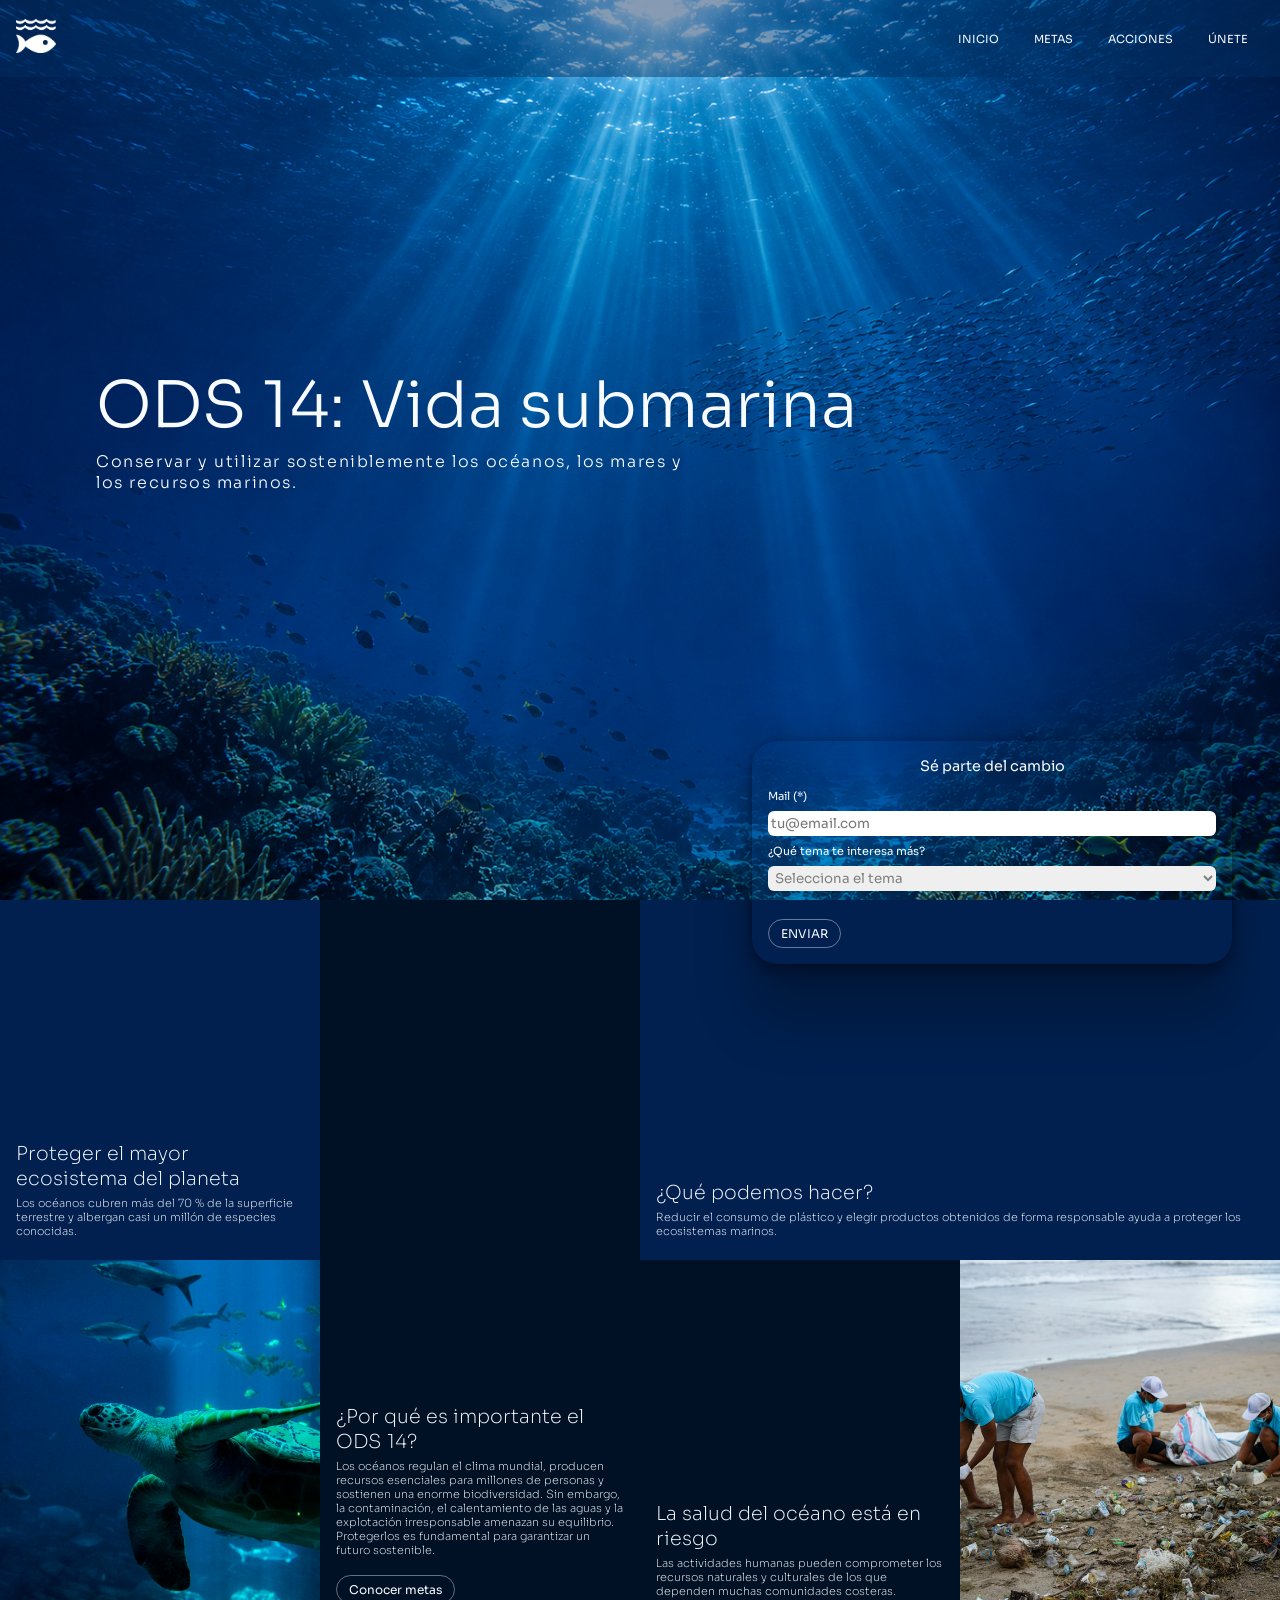
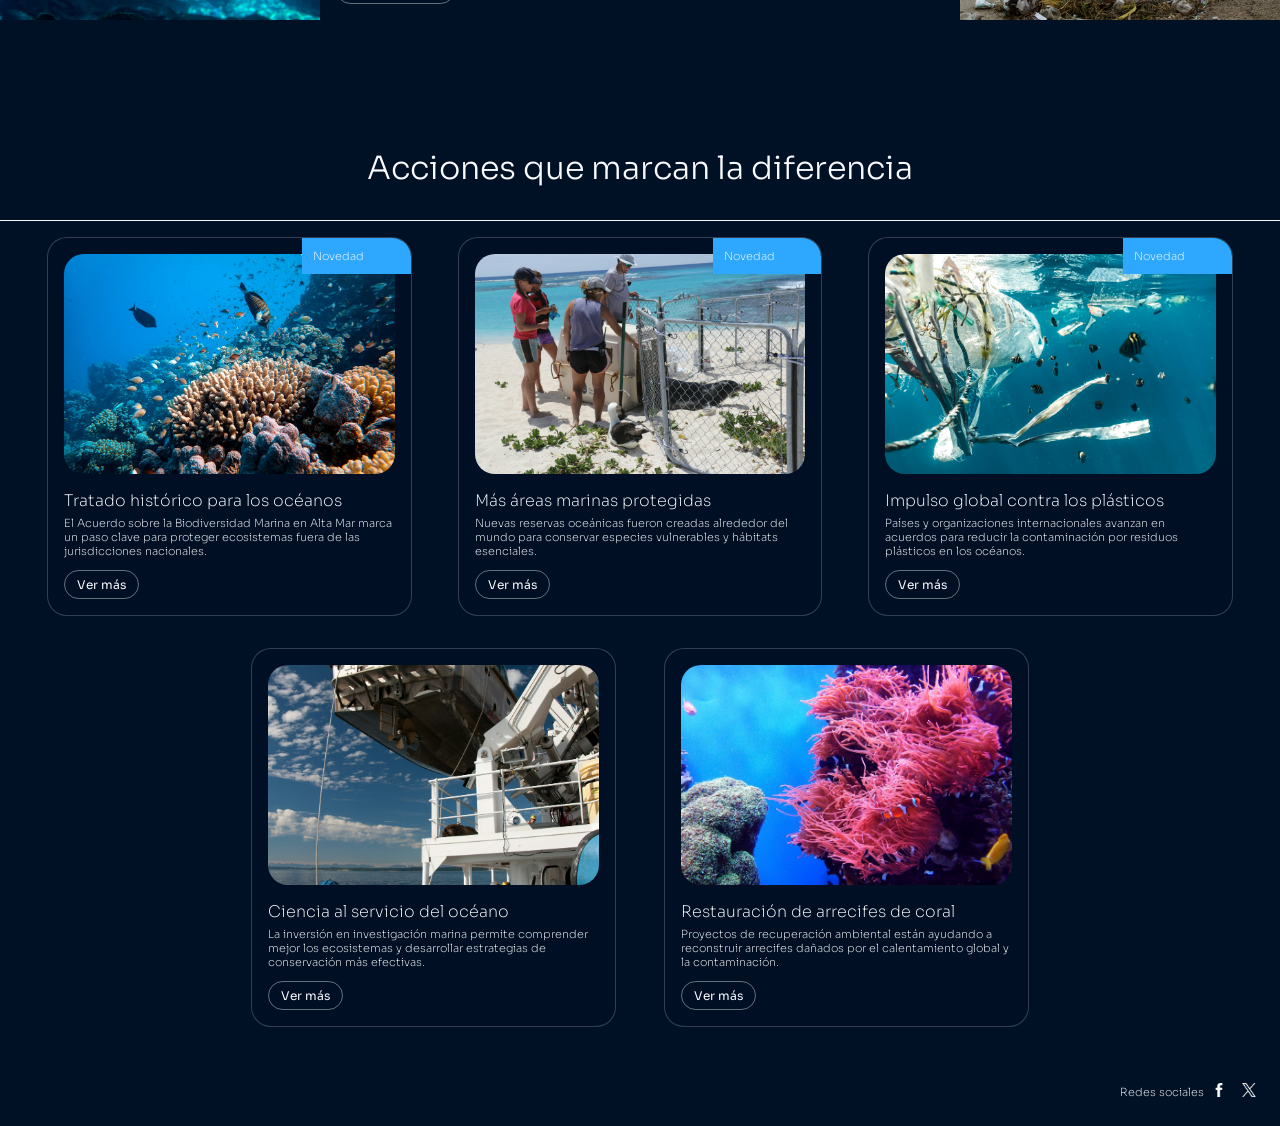
<file: index.html>
<!DOCTYPE html>
<html lang="es">

<head>
    <meta charset="UTF-8">
    <meta name="viewport" content="width=device-width, initial-scale=1.0">
    <title>ODS14 - Conservar y utilizar sosteniblemente los océanos, los mares y los recursos marinos</title>
    <link rel="stylesheet" href="estilos.css">
    <style>
        @import url('https://fonts.googleapis.com/css2?family=Sora:wght@100..800&display=swap');
    </style>
</head>

<body>
    <!-- PRINCIPAL -->
    <section id="hero">
        <header>
            <a id="logo" href="index.html"><img src="img/logo_ods14.png"
                    alt="logo objetivos 14"></a>
            <nav>
                <a href="index.html">Inicio</a>
                <a href="#">Metas</a>
                <a href="#">Acciones</a>
                <a href="#">Únete</a>
            </nav>

            <img id="hamburg" src="img/hamburg.png" alt="menú hamburguesa">
        </header>

        <div id="textos">
            <h1>ODS 14: Vida submarina</h1>
            <h2>Conservar y utilizar sosteniblemente los océanos, los mares y los recursos marinos.</h2>
            <p>El ODS 14 busca proteger los océanos y promover el uso sostenible de los recursos marinos.
                Los mares cubren gran parte del planeta, regulan el clima, absorben carbono y sostienen la vida en la
                Tierra, además de proveer alimentos, energía y recursos esenciales para nuestro futuro.</p>
        </div>

        <!-- FORM -->
        <form action="#">
            <fieldset>
                <legend>Sé parte del cambio</legend>
                <!-- MAIL -->
                <label for="mail" lang="en">Mail (*)</label>
                <input type="email" id="mail" name="mail" placeholder="tu@email.com" required>
                <!-- TEMA -->
                <label for="notificaciones">¿Qué tema te interesa más?</label>
                <select id="notificaciones" name="notificaciones" required>
                    <option value="" disabled selected>Selecciona el tema</option>
                    <option value="Conservación marina">Conservación marina</option>
                    <option value="Reciclaje">Reciclaje</option>
                    <option value="Voluntariado">Voluntariado</option>
                    <option value="Limpieza de playas">Limpieza de playas</option>
                </select>
            </fieldset>
            <button type="submit">ENVIAR</button>
        </form>
    </section>

    <!-- GRID -->
    <section id="grid">

        <article class="tarjetazul">
                <h3>Proteger el mayor ecosistema del planeta</h3>
                <p>Los océanos cubren más del 70 % de la superficie terrestre y albergan casi un millón de especies
                    conocidas.</p>
        </article>
        <article>
            <img src="img/img1.jpg" alt="fotografía de tortuga marina">
        </article>
        <article class="tarjetazul">
            <h3>¿Por qué es importante el ODS 14?</h3>
            <p>
                Los océanos regulan el clima mundial, producen recursos esenciales para millones de personas y sostienen
                una enorme biodiversidad. Sin embargo, la contaminación, el calentamiento de las aguas y la explotación
                irresponsable amenazan su equilibrio. Protegerlos es fundamental para garantizar un futuro sostenible.
            </p>
            <a href="#">Conocer metas</a>
        </article>
        <article class="tarjetazul">
            <h3>¿Qué podemos hacer?</h3>
            <p>Reducir el consumo de plástico y elegir productos obtenidos de forma responsable ayuda a proteger los
                ecosistemas marinos.</p>
        </article>
        <article class="tarjetazul">
            <h3>La salud del océano está en riesgo</h3>
            <p>Las actividades humanas pueden comprometer los recursos naturales y culturales de los que dependen muchas
                comunidades costeras.</p>
        </article>
        <article>
            <img src="img/img2.jpg" alt="fotografía de voluntariado en las playas">
        </article>
    </section>

    <!-- NOTICIAS -->
    <section id="acciones">

        <h2>Acciones que marcan la diferencia</h2>

        <div id="accionesgrid">

        <article>
            <img src="img/img3.jpg" alt="fotografía de la vida oceánica">
            <h3>Tratado histórico para los océanos</h3>
            <p>El Acuerdo sobre la Biodiversidad Marina en Alta Mar marca un paso clave para proteger ecosistemas fuera
                de las jurisdicciones nacionales.</p>
            <a href="#">Ver más</a>
           <p class="pposition">Novedad</p>
        </article>

        <article>
            <img src="img/img4.jpg" alt="fotografía de reserva marina">
            <h3>Más áreas marinas protegidas</h3>
            <p>Nuevas reservas oceánicas fueron creadas alrededor del mundo para conservar especies vulnerables y
                hábitats esenciales.</p>
            <a href="#">Ver más</a>
             <p class="pposition">Novedad</p>
        </article>

        <article>
            <img src="img/img5.jpg" alt="fotografía de plásticos en el mar">
            <h3>Impulso global contra los plásticos</h3>
            <p>Países y organizaciones internacionales avanzan en acuerdos para reducir la contaminación por residuos
                plásticos en los océanos.</p>
            <a href="#">Ver más</a>
             <p class="pposition">Novedad</p>
        </article>

        <article>
            <img src="img/img6.jpg" alt="fotografia de buque cientifico en el océano">
            <h3>Ciencia al servicio del océano</h3>
            <p>La inversión en investigación marina permite comprender mejor los ecosistemas y desarrollar estrategias
                de conservación más efectivas.</p>
            <a href="#">Ver más</a>
        </article>

        <article>
            <img src="img/img7.jpg" alt="arrecifes de coral">
            <h3>Restauración de arrecifes de coral</h3>
            <p>Proyectos de recuperación ambiental están ayudando a reconstruir arrecifes dañados por el calentamiento
                global y la contaminación.</p>
            <a href="#">Ver más</a>
        </article>

        </div>

    </section>

<!-- FOOTER -->

<footer>
    <p>Redes sociales</p>
    <a href="https://www.facebook.com/globalgoalsUN/"><img src="img/fb.png" alt="logo facebook"></a>
    <a href="https://x.com/globalgoalsun"><img src="img/tw.png" alt="logo twitter"></a>
</footer>


</body>

</html>
</file>
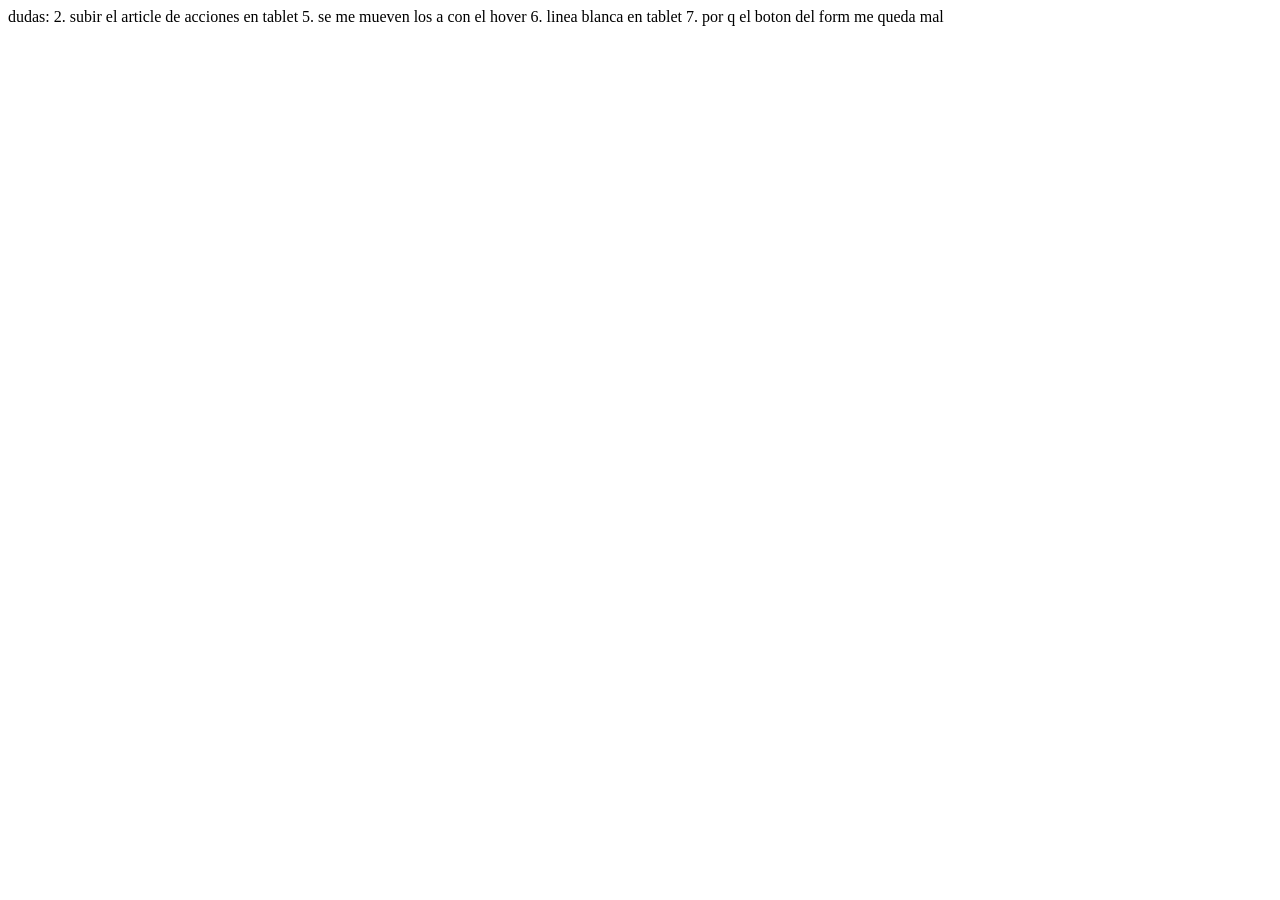
<file: creditos.html>
<!DOCTYPE html>
<html lang="en">

<head>
    <meta charset="UTF-8">
    <meta name="viewport" content="width=device-width, initial-scale=1.0">
    <title>Document</title>
</head>

<body>
dudas: 

2. subir el article de acciones en tablet
5. se me mueven los a con el hover
6. linea blanca en tablet 
7. por q el boton del form me queda mal









</body>

</html>
</file>
<file: estilos.css>
* {
    margin: 0;
    padding: 0;
    box-sizing: border-box;
    text-decoration: none;
    font-family: "Sora", sans-serif;
}

html {
    scroll-behavior: smooth;
}

:root {
    --azulcta: #2EA8FF;
    --blanco: #F8FBFF;
    --azulfondo: #01204F;
    --azuloscuro: #001025;
}

#hero {
    background-image: url(img/background.png);
    background-size: cover;
    background-position: center;
    text-align: center;
    height: 100vh;
}

header {
    display: flex;
    justify-content: space-between;
    padding: 1em;
    align-items: center;
    background-color: #012e6078;
    /*azul de fondo con transparencia*/
}

body {
    background-color: var(--azuloscuro);
}


nav a {
    display: none;
}

#hamburg {
    max-width: 20px;
}

/*HERO*/

header img {
    max-width: 40px;
}

#hero nav a {
    color: var(--blanco);
    text-transform: uppercase;
    font-size: 0.5em;
    margin: 0.8em;
}

header nav a:hover {
    border: 1px solid var(--blanco);
    border-radius: 2em;
}

#textos {
    color: var(--blanco);
    text-align: center;
    padding: 2em 1em;
    margin-top: 5em;
}

#textos h1 {
    font-size: 2em;
    font-weight: 300;
}

#textos h2 {
    font-weight: 200;
    font-size: 1em;
    letter-spacing: 0.1em;
    margin-top: 0.3em;
}

#textos p {
    display: none;
}

/*FORM*/

form {
    display: flex;
    flex-wrap: wrap;
    align-items: center;
    padding: 1em;
    margin: 1em auto;
    gap: 1em;
    width: 70%;
    color: var(--blanco);
    border-radius: 25px;
    box-shadow: rgba(0, 0, 0, 0.25) 0px 54px 55px, rgba(0, 0, 0, 0.12) 0px -12px 30px,
        rgba(0, 0, 0, 0.12) 0px 4px 6px, rgba(0, 0, 0, 0.17) 0px 12px 13px, rgba(0, 0, 0, 0.09) 0px -3px 5px;
    /*la sombra del form la saqué de una web*/

}

fieldset {
    border: none;
    display: flex;
    flex-wrap: wrap;
    gap: 0.5em;
    width: 100%;
}

legend {
    font-size: 0.9em;
    margin-bottom: 1em;
}

label {
    font-size: 0.7em;
    text-align: left;
}

input,
select {
    width: 100%;
    height: 25px;
    border-radius: 6px;
    border: none;
    padding: 0.2em;
    color: grey;
}


form button, #grid a, #acciones a {
    display: inline-block;
    padding: 0.5em 1em;
    margin-top: 1em;
    border: 1px solid rgba(255, 255, 255, 0.4);
    /*blanco con transparencia*/
    border-radius: 20px;
    color: var(--blanco);
    font-size: 0.75em;
    background: none;
}


/*GRID*/

.tarjetazul {
    background-color: var(--azulfondo);
    color: var(--blanco);
    width: 100%;
    padding: 1em;
    height: 40vh;
    align-content: end;
}

.tarjetazul h3 {
    font-size: 1.2em;
    font-weight: 200;
}

.tarjetazul p {
    font-size: 0.7em;
    padding: 0.5em 0;
    font-weight: 300;
}

#grid img {
    background-size: cover;
    width: 100%;
    height: 40vh;
    display: block;
    object-fit: cover;
}

#grid article:nth-of-type(3) {
    background-color: var(--azuloscuro);
}


#grid article:nth-of-type(4) {
    display: none;
}

/*ACCIONES*/

#acciones {
    color: var(--blanco);
    padding-bottom: 2em;
    max-width: 1400px;
    margin: auto;
}

#acciones article {
    padding: 1em;
    margin: 1em auto;
    border: 1px solid rgba(255, 255, 255, 0.2);
    /* blanco transparente */
    border-radius: 20px;
    width: 90%;
    background-color: #00102563;
    /*azul de fondo con transparencia*/
}

#acciones img {
    width: 100%;
    object-fit: cover;
    border-radius: 20px;
    display: block;
    margin-bottom: 1em;
    height: 250px;
}

#acciones h2 {
    margin-top: 3em;
    text-align: center;
    padding: 1em;
    font-size: 1.5em;
    font-weight: 300;
    border-bottom: 1px solid var(--blanco)
}

#acciones h3 {
    font-size: 1em;
    font-weight: 200;
    margin-bottom: 0.3em;
}

.pposition {
    display: none;
}

#acciones p, footer p, #grid p {
    font-size: 0.7em;
    font-weight: 200;
}


#acciones article:nth-of-type(4) img,
#acciones article:nth-of-type(5) img {
    display: none;
}




/*FOOTER*/

footer {
    padding: 1em;
    background-color: var(--azuloscuro);
    display: flex;
    justify-content: flex-end;
    align-items: center;
    color: var(--blanco);
}

footer img {
    max-width: 30px;
    padding: 0.5em;
}


/* TABLET */
@media all and (min-width:768px) {

    #hamburg {
        display: none;
    }

    #hero nav a {
        display: inline-block;
        font-size: 0.7em;
    }

    #textos {
        text-align: left;
        margin-left: 1em;
        margin-top: 7em;
    }

    #textos h1 {
        font-size: 3em;
    }

    #textos h2 {
        max-width: 60%;
        font-weight: 300;
    }

    form {
        width: 40%;
        margin-left: 1em;
    }

    #grid {
        display: grid;
        grid-template-columns: 1fr 1fr;
    }


    #grid article:nth-of-type(3) {
        grid-column: 2;
        grid-row: 1 / span 2;
        height: 100%;
    }

    #grid article:nth-of-type(4) {
        display: block;
        grid-column: span 2;
    }

    #grid article:nth-of-type(5) {
        background-color: var(--azuloscuro);
        height: 100%;
    }

    #acciones h2 {
        text-align: center;
        width: 100%;
        font-size: 2em;
    }

    #accionesgrid {
        display: grid;
        grid-template-columns: 1fr 1fr;
        gap: 0.5em;
        width: 95%;
        margin: auto;
    }


    #accionesgrid article:nth-of-type(1) {
        grid-column: 1;
        grid-row: 1 / span 2;
    }

    #accionesgrid article:nth-of-type(2) {
        grid-column: 2;
        grid-row: 1 / span 2;
    }

    #accionesgrid article:nth-of-type(3) {
        grid-column: 1;
        grid-row: 3 / span 2;
    }

    #accionesgrid article:nth-of-type(4) {
        grid-column: 2;
        grid-row: 3;
        margin: auto;
    }

    #accionesgrid article:nth-of-type(5) {
        grid-column: 2;
        grid-row: 4;
        margin: auto;
    }

}

/* DESKTOP */

@media all and (min-width:1200px) {

    #hero {
        position: relative;
    }


    header nav a {
        font-size: 2em;
        margin: 1em;
        padding: 0.5em;
        display: inline-block;
        border: 1px solid transparent;
        border-radius: 2em;
    }


    #textos {
        margin-top: 16em;
        margin-left: 5em;
        width: 80%;
        align-items: center;
    }

    #textos h1 {
        font-size: 4em;
    }

    form {
        position: absolute;
        right: 3em;
        bottom: -5em;
        width: 30em;
    }

    #grid {
        display: grid;
        grid-template-columns: 1fr 1fr 1fr 1fr;
        grid-template-rows: 1fr 1fr;
        overflow: hidden;
    }

    #grid article:nth-of-type(2) {
        grid-row: 2;
        height: 100%;
    }

    #accionesgrid img {
        height: 220px;
    }

    #acciones h2 {
        font-size: 2em;
    }

    #accionesgrid {
        display: flex;
        flex-wrap: wrap;
        justify-content: center;
        gap: 1em;
    }

    #accionesgrid article {
        width: 30%;
        position: relative;
    }

    #accionesgrid article:nth-of-type(4) {
        margin-right: 1em;
    }


    #accionesgrid article:nth-of-type(5) {
        margin-left: 1em;
    }

    .pposition {
        display: block;
        background-color: var(--azulcta);
        position: absolute;
        right: 0;
        top: 0;
        width: 30%;
        padding: 1em;
    }


    #accionesgrid article:nth-of-type(4) img,
    #accionesgrid article:nth-of-type(5) img {
        display: block;
    }


    #grid article,
    #accionesgrid article {
        overflow: hidden;
    }

    #grid img,
    #accionesgrid img {
        transition: transform.5s;
    }

    #grid article:hover img,
    #accionesgrid article:hover img {
        transform: scale(1.05);
    }



}
</file>
